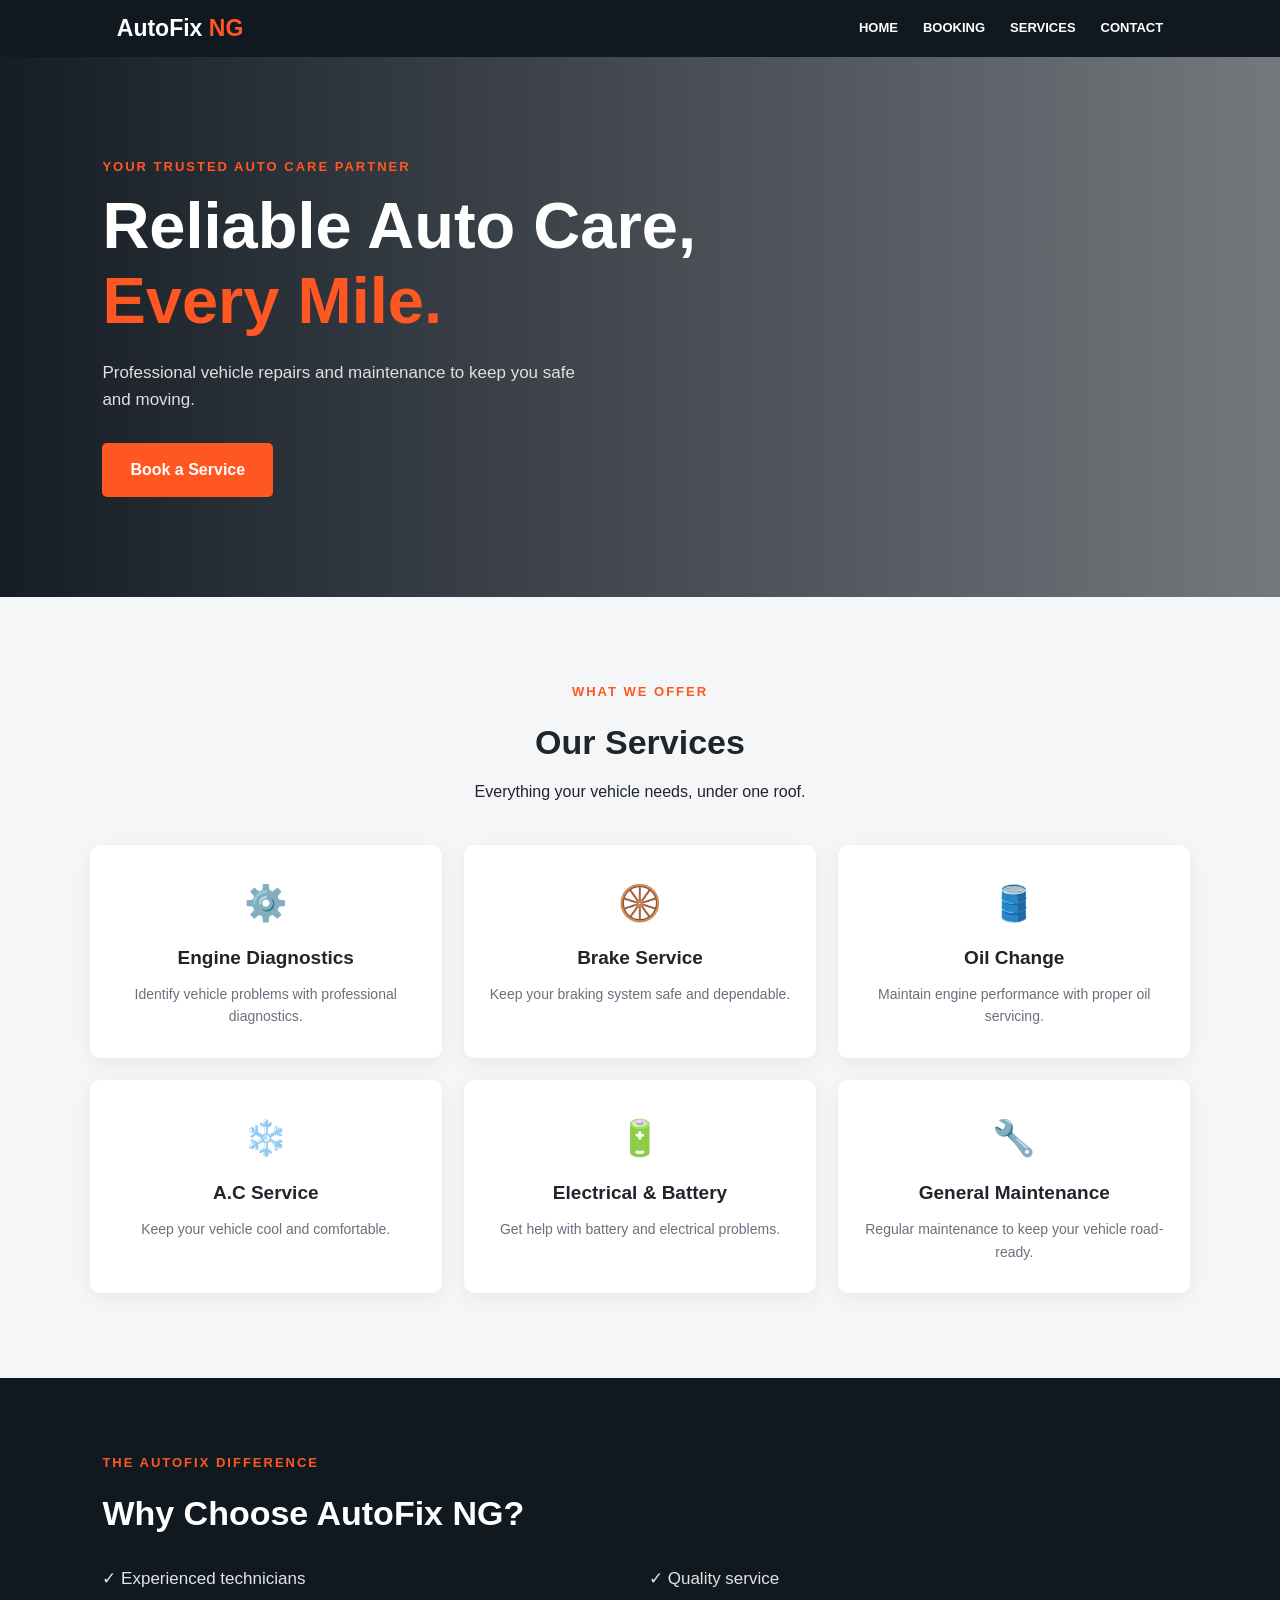
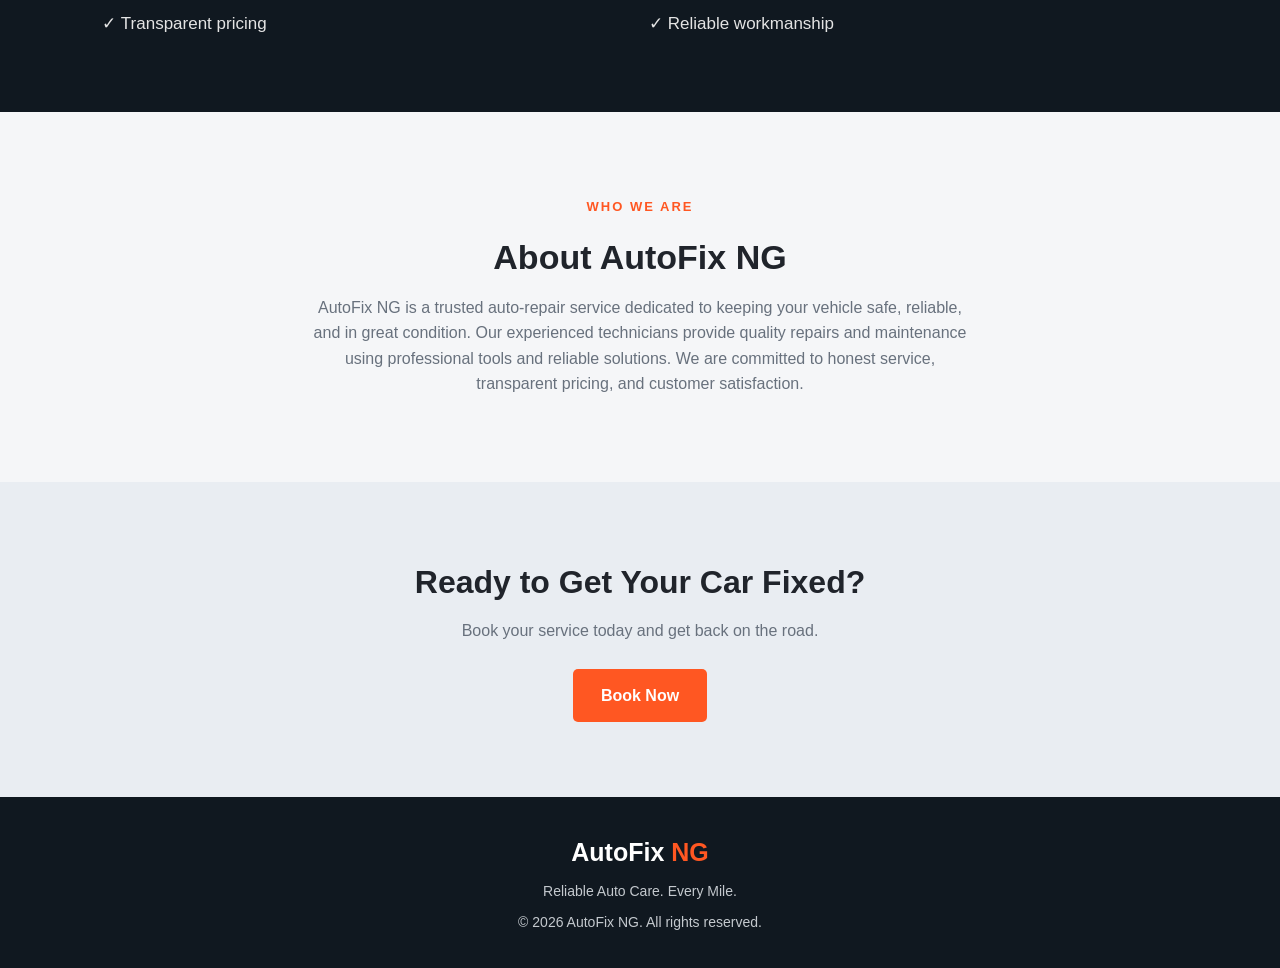
<file: index.html>
<!doctype html>
<html lang="en">
  <head>
    <meta charset="UTF-8" />
    <meta name="viewport" content="width=device-width, initial-scale=1.0" />
    <meta
      name="description"
      content="AutoFix NG - Professional vehicle repairs and maintenance."
    />
    <title>AutoFix NG | Reliable Auto Care</title>
    <link rel="stylesheet" href="Web.css" />
  </head>

  <body>
    <header>
      <nav class="navbar">
        <a href="index.html" class="logo">AutoFix <span>NG</span></a>

        <div class="nav-links">
          <a href="index.html">Home</a>
          <a href="booking.html">Booking</a>
          <a href="services.html">Services</a>
          <a href="contact.html">Contact</a>
        </div>
      </nav>
    </header>

    <main>
      <section class="hero">
        <div class="hero-content">
          <p class="tagline">YOUR TRUSTED AUTO CARE PARTNER</p>

          <h1>
            Reliable Auto Care,<br />
            <span>Every Mile.</span>
          </h1>

          <p class="hero-text">
            Professional vehicle repairs and maintenance to keep you safe and
            moving.
          </p>

          <a href="booking.html" class="btn">Book a Service</a>
        </div>
      </section>

      <section class="services">
        <div class="section-heading">
          <p class="tagline">WHAT WE OFFER</p>
          <h2>Our Services</h2>
          <p>Everything your vehicle needs, under one roof.</p>
        </div>

        <div class="service-list">
          <div class="service-card">
            <div class="service-icon">⚙️</div>
            <h3>Engine Diagnostics</h3>
            <p>Identify vehicle problems with professional diagnostics.</p>
          </div>

          <div class="service-card">
            <div class="service-icon">🛞</div>
            <h3>Brake Service</h3>
            <p>Keep your braking system safe and dependable.</p>
          </div>

          <div class="service-card">
            <div class="service-icon">🛢️</div>
            <h3>Oil Change</h3>
            <p>Maintain engine performance with proper oil servicing.</p>
          </div>

          <div class="service-card">
            <div class="service-icon">❄️</div>
            <h3>A.C Service</h3>
            <p>Keep your vehicle cool and comfortable.</p>
          </div>

          <div class="service-card">
            <div class="service-icon">🔋</div>
            <h3>Electrical & Battery</h3>
            <p>Get help with battery and electrical problems.</p>
          </div>

          <div class="service-card">
            <div class="service-icon">🔧</div>
            <h3>General Maintenance</h3>
            <p>Regular maintenance to keep your vehicle road-ready.</p>
          </div>
        </div>
      </section>

      <section class="why-us">
        <div class="why-content">
          <p class="tagline">THE AUTOFIX DIFFERENCE</p>
          <h2>Why Choose AutoFix NG?</h2>

          <ul>
            <li>✓ Experienced technicians</li>
            <li>✓ Quality service</li>
            <li>✓ Transparent pricing</li>
            <li>✓ Reliable workmanship</li>
          </ul>
        </div>
      </section>

      <section class="about">
        <p class="tagline">WHO WE ARE</p>
        <h2>About AutoFix NG</h2>

        <p>
          AutoFix NG is a trusted auto-repair service dedicated to keeping your
          vehicle safe, reliable, and in great condition. Our experienced
          technicians provide quality repairs and maintenance using professional
          tools and reliable solutions. We are committed to honest service,
          transparent pricing, and customer satisfaction.
        </p>
      </section>

      <section class="cta">
        <h2>Ready to Get Your Car Fixed?</h2>
        <p>Book your service today and get back on the road.</p>
        <a href="booking.html" class="btn">Book Now</a>
      </section>
    </main>

    <footer>
      <h3>AutoFix <span>NG</span></h3>
      <p>Reliable Auto Care. Every Mile.</p>
      <p>&copy; 2026 AutoFix NG. All rights reserved.</p>
    </footer>
  </body>
</html>
</file>
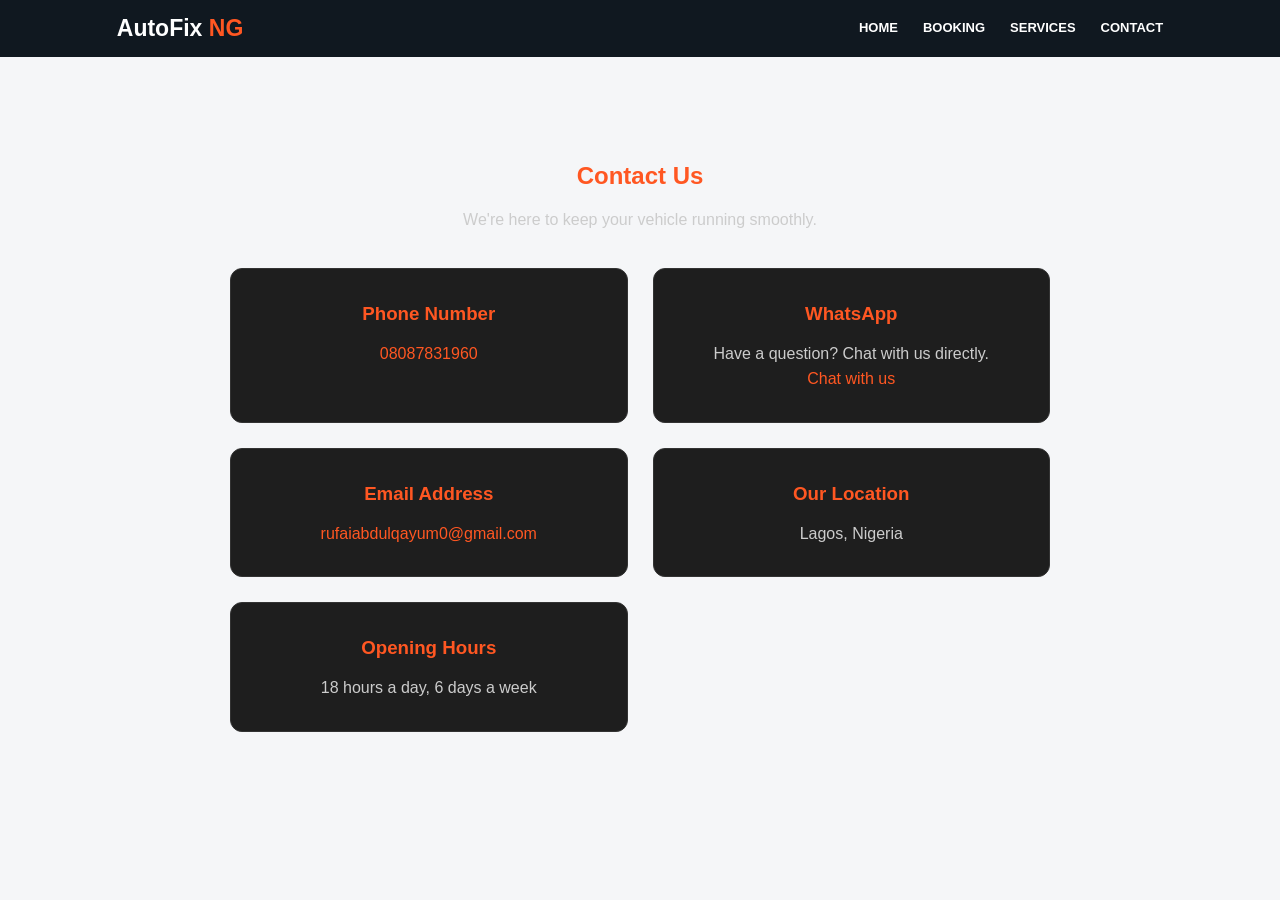
<file: contact.html>
<!doctype html>
<html lang="en">
  <head>
    <meta charset="UTF-8" />
    <meta name="viewport" content="width=device-width, initial-scale=1.0" />
    <title>Contact Us | AutoFix NG</title>
    <link rel="stylesheet" href="Web.css" />
  </head>
  <body>
    <header>
      <nav class="navbar">
        <a href="index.html" class="logo">AutoFix <span>NG</span></a>

        <div class="nav-links">
          <a href="index.html">Home</a>
          <a href="booking.html">Booking</a>
          <a href="services.html">Services</a>
          <a href="contact.html">Contact</a>
        </div>
      </nav>
    </header>

    <main>
      <section class="contact-section">
        <h1>Contact Us</h1>
        <p>We're here to keep your vehicle running smoothly.</p>

        <div class="contact-container">
          <div class="contact-card">
            <h3>Phone Number</h3>
            <p><a href="tel:08087831960">08087831960</a></p>
          </div>
          <div class="contact-card">
            <h3>WhatsApp</h3>
            <p>Have a question? Chat with us directly.</p>
            <a href="https://wa.me/2348087831960" target="_blank">
              Chat with us
            </a>
          </div>

          <div class="contact-card">
            <h3>Email Address</h3>
            <p>
              <a href="mailto:rufaiabdulqayum0@gmail.com"
                >rufaiabdulqayum0@gmail.com</a
              >
            </p>
          </div>

          <div class="contact-card">
            <h3>Our Location</h3>
            <p>Lagos, Nigeria</p>
          </div>

          <div class="contact-card">
            <h3>Opening Hours</h3>
            <p>18 hours a day, 6 days a week</p>
          </div>
        </div>
      </section>
    </main>
  </body>
</html>
</file>
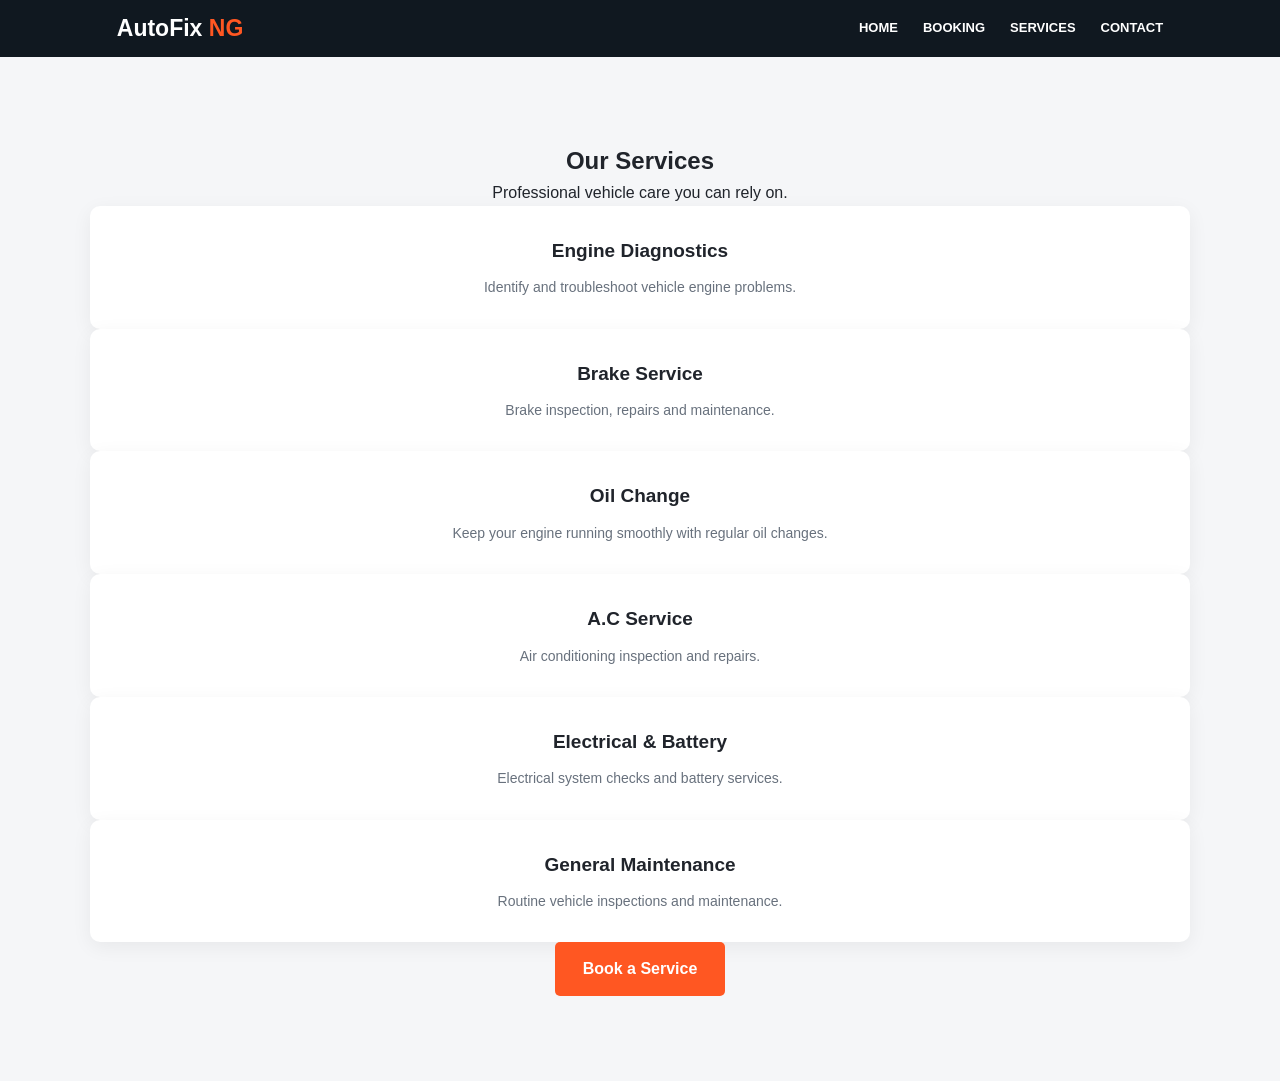
<file: services.html>
<!doctype html>
<html lang="en">
  <head>
    <meta charset="UTF-8" />
    <meta name="viewport" content="width=device-width, initial-scale=1.0" />
    <title>Our Services | AutoFix NG</title>
    <link rel="stylesheet" href="Web.css" />
  </head>
  <body>
    <header>
      <nav class="navbar">
        <a href="index.html" class="logo">AutoFix <span>NG</span></a>

        <div class="nav-links">
          <a href="index.html">Home</a>
          <a href="booking.html">Booking</a>
          <a href="services.html">Services</a>
          <a href="contact.html">Contact</a>
        </div>
      </nav>
    </header>

    <main>
      <section class="services">
        <h1>Our Services</h1>
        <p>Professional vehicle care you can rely on.</p>

        <div class="service-container">
          <div class="service-card">
            <h3>Engine Diagnostics</h3>
            <p>Identify and troubleshoot vehicle engine problems.</p>
          </div>

          <div class="service-card">
            <h3>Brake Service</h3>
            <p>Brake inspection, repairs and maintenance.</p>
          </div>

          <div class="service-card">
            <h3>Oil Change</h3>
            <p>Keep your engine running smoothly with regular oil changes.</p>
          </div>

          <div class="service-card">
            <h3>A.C Service</h3>
            <p>Air conditioning inspection and repairs.</p>
          </div>

          <div class="service-card">
            <h3>Electrical & Battery</h3>
            <p>Electrical system checks and battery services.</p>
          </div>

          <div class="service-card">
            <h3>General Maintenance</h3>
            <p>Routine vehicle inspections and maintenance.</p>
          </div>
        </div>

        <a href="booking.html" class="btn">Book a Service</a>
      </section>
    </main>
  </body>
</html>
</file>
<file: Web.css>
* {
    margin: 0;
    padding: 0;
    box-sizing: border-box;
}

html {
    scroll-behavior: smooth;
}

body {
    font-family: Arial, sans-serif;
    background: #f5f6f8;
    color: #20242b;
    line-height: 1.6;
}

/* NAVIGATION */

header {
    background: #101820;
    position: sticky;
    top: 0;
    z-index: 1000;
}

.navbar {
    max-width: 1200px;
    margin: auto;
    padding: 10px 6%;
    display: flex;
    justify-content: space-between;
    align-items: center;
    gap: 20px;
}

.logo {
    color: white;
    font-size: 23px;
    font-weight: bold;
    text-decoration: none;
    white-space: nowrap;
}

.logo span,
footer span {
    color: #ff5722;
}

.nav-links {
    display: flex;
    align-items: center;
    gap: 25px;
}

.nav-links a {
    color: white;
    text-decoration: none;
    text-transform: uppercase;
    font-size: 13px;
    font-weight: bold;
    transition: 0.3s;
}

.nav-links a:hover {
    color: #ff5722;
}

/* HERO */

.hero {
    min-height: 540px;
    display: flex;
    align-items: center;
    padding: 70px 8%;
    background:
        linear-gradient(90deg, rgba(10,17,25,0.95), rgba(10,17,25,0.55)),
        url("https://images.unsplash.com/photo-1486262715619-67b85e0b08d3?auto=format&fit=crop&w=1800&q=85");
    background-size: cover;
    background-position: center;
    color: white;
}

.hero-content {
    max-width: 650px;
}

.tagline {
    color: #ff5722;
    font-size: 13px;
    font-weight: bold;
    letter-spacing: 2px;
    margin-bottom: 12px;
}

.hero h1 {
    font-size: clamp(38px, 6vw, 65px);
    line-height: 1.15;
    margin-bottom: 20px;
}

.hero h1 span {
    color: #ff5722;
}

.hero-text {
    font-size: 17px;
    max-width: 480px;
    color: #e0e0e0;
    margin-bottom: 30px;
}

.btn {
    display: inline-block;
    background: #ff5722;
    color: white;
    padding: 14px 28px;
    border-radius: 5px;
    text-decoration: none;
    font-weight: bold;
    transition: 0.3s;
}

.btn:hover {
    background: #df4315;
    transform: translateY(-2px);
}

/* SERVICES */

.services {
    padding: 85px 7%;
    text-align: center;
}

.section-heading {
    margin-bottom: 40px;
}

.section-heading h2,
.about h2,
.why-us h2 {
    font-size: 34px;
    margin-bottom: 10px;
}

.service-list {
    max-width: 1150px;
    margin: auto;
    display: grid;
    grid-template-columns: repeat(3, 1fr);
    gap: 22px;
}

.service-card {
    background: white;
    padding: 30px 22px;
    border-radius: 10px;
    box-shadow: 0 5px 20px rgba(0,0,0,0.06);
    transition: 0.3s;
}

.service-card:hover {
    transform: translateY(-6px);
    box-shadow: 0 10px 25px rgba(0,0,0,0.12);
}

.service-icon {
    font-size: 35px;
    margin-bottom: 12px;
}

.service-card h3 {
    margin-bottom: 10px;
    font-size: 19px;
}

.service-card p {
    color: #68717d;
    font-size: 14px;
}

/* WHY CHOOSE US */

.why-us {
    background: #101820;
    color: white;
    padding: 75px 8%;
}

.why-content {
    max-width: 1100px;
    margin: auto;
}

.why-us ul {
    list-style: none;
    margin-top: 25px;
    display: grid;
    grid-template-columns: repeat(2, 1fr);
    gap: 18px;
}

.why-us li {
    color: #e4e4e4;
    font-size: 17px;
}

/* ABOUT */

.about {
    max-width: 850px;
    margin: auto;
    padding: 85px 7%;
    text-align: center;
}

.about p:last-child {
    color: #68717d;
    font-size: 16px;
}

/* CALL TO ACTION */

.cta {
    background: #e9edf2;
    text-align: center;
    padding: 75px 20px;
}

.cta h2 {
    font-size: 32px;
    margin-bottom: 10px;
}

.cta p {
    margin-bottom: 25px;
    color: #68717d;
}

/* FOOTER */

footer {
    background: #101820;
    color: white;
    text-align: center;
    padding: 35px 15px;
}

footer h3 {
    font-size: 25px;
    margin-bottom: 8px;
}

footer p {
    color: #c4c9ce;
    font-size: 14px;
    margin-top: 8px;
}

/* BOOKING PAGE */

.booking-section {
    max-width: 750px;
    margin: 60px auto;
    padding: 40px;
    background: #1e1e1e;
    border-radius: 12px;
    color: #fff;
}

.booking-section h1 {
    text-align: center;
    color: #ff5722;
    margin-bottom: 10px;
}

.booking-section > p {
    text-align: center;
    color: #ccc;
    margin-bottom: 30px;
}

.booking-form {
    display: flex;
    flex-direction: column;
    gap: 12px;
}

.booking-form label {
    color: #fff;
    font-weight: 600;
}

.booking-form input,
.booking-form select,
.booking-form textarea {
    width: 100%;
    padding: 13px;
    border: 1px solid #444;
    border-radius: 6px;
    background: #292929;
    color: #fff;
    font-size: 15px;
}

.booking-form textarea {
    min-height: 120px;
    resize: vertical;
}

.booking-form input:focus,
.booking-form select:focus,
.booking-form textarea:focus {
    outline: none;
    border-color: #ff5722;
}

.booking-form .btn {
    margin-top: 15px;
    border: none;
    cursor: pointer;
}

/* CONTACT PAGE */

.contact-section {
    max-width: 900px;
    margin: 60px auto;
    padding: 40px;
    color: #fff;
    text-align: center;
}

.contact-section h1 {
    color: #ff5722;
    margin-bottom: 12px;
}

.contact-section > p {
    color: #ccc;
    margin-bottom: 35px;
}

.contact-container {
    display: grid;
    grid-template-columns: repeat(2, 1fr);
    gap: 25px;
}

.contact-card {
    background: #1e1e1e;
    padding: 30px;
    border-radius: 12px;
    border: 1px solid #333;
}

.contact-card h3 {
    color: #ff5722;
    margin-bottom: 12px;
}

.contact-card p {
    color: #ccc;
}

.contact-card a {
    color: #ff5722;
    text-decoration: none;
}

.contact-card a:hover {
    text-decoration: underline;
}

/* TABLET AND MOBILE */

@media (max-width: 768px) {
    .navbar {
        padding: 10px 4%;
        gap: 12px;
    }

    .logo {
        font-size: 20px;
    }

    .nav-links {
        gap: 12px;
        flex-wrap: wrap;
        justify-content: flex-end;
    }

    .nav-links a {
        font-size: 11px;
    }

    .hero {
        min-height: 480px;
        padding: 60px 7%;
    }

    .service-list {
        grid-template-columns: repeat(2, 1fr);
    }

    .why-us ul {
        grid-template-columns: 1fr;
    }
}

@media (max-width: 600px) {
    .booking-section {
        margin: 30px 15px;
        padding: 25px 18px;
    }

    .contact-section {
        margin: 30px 15px;
        padding: 20px 10px;
    }

    .contact-container {
        grid-template-columns: 1fr;
    }
}

@media (max-width: 480px) {
    .navbar {
        padding: 9px 3%;
        gap: 8px;
    }

    .logo {
        font-size: 17px;
    }

    .nav-links {
        gap: 8px;
    }

    .nav-links a {
        font-size: 10px;
    }

    .service-list {
        grid-template-columns: 1fr;
    }

    .hero h1 {
        font-size: 39px;
    }

    .section-heading h2,
    .about h2,
    .why-us h2,
    .cta h2 {
        font-size: 27px;
    }
}
</file>
